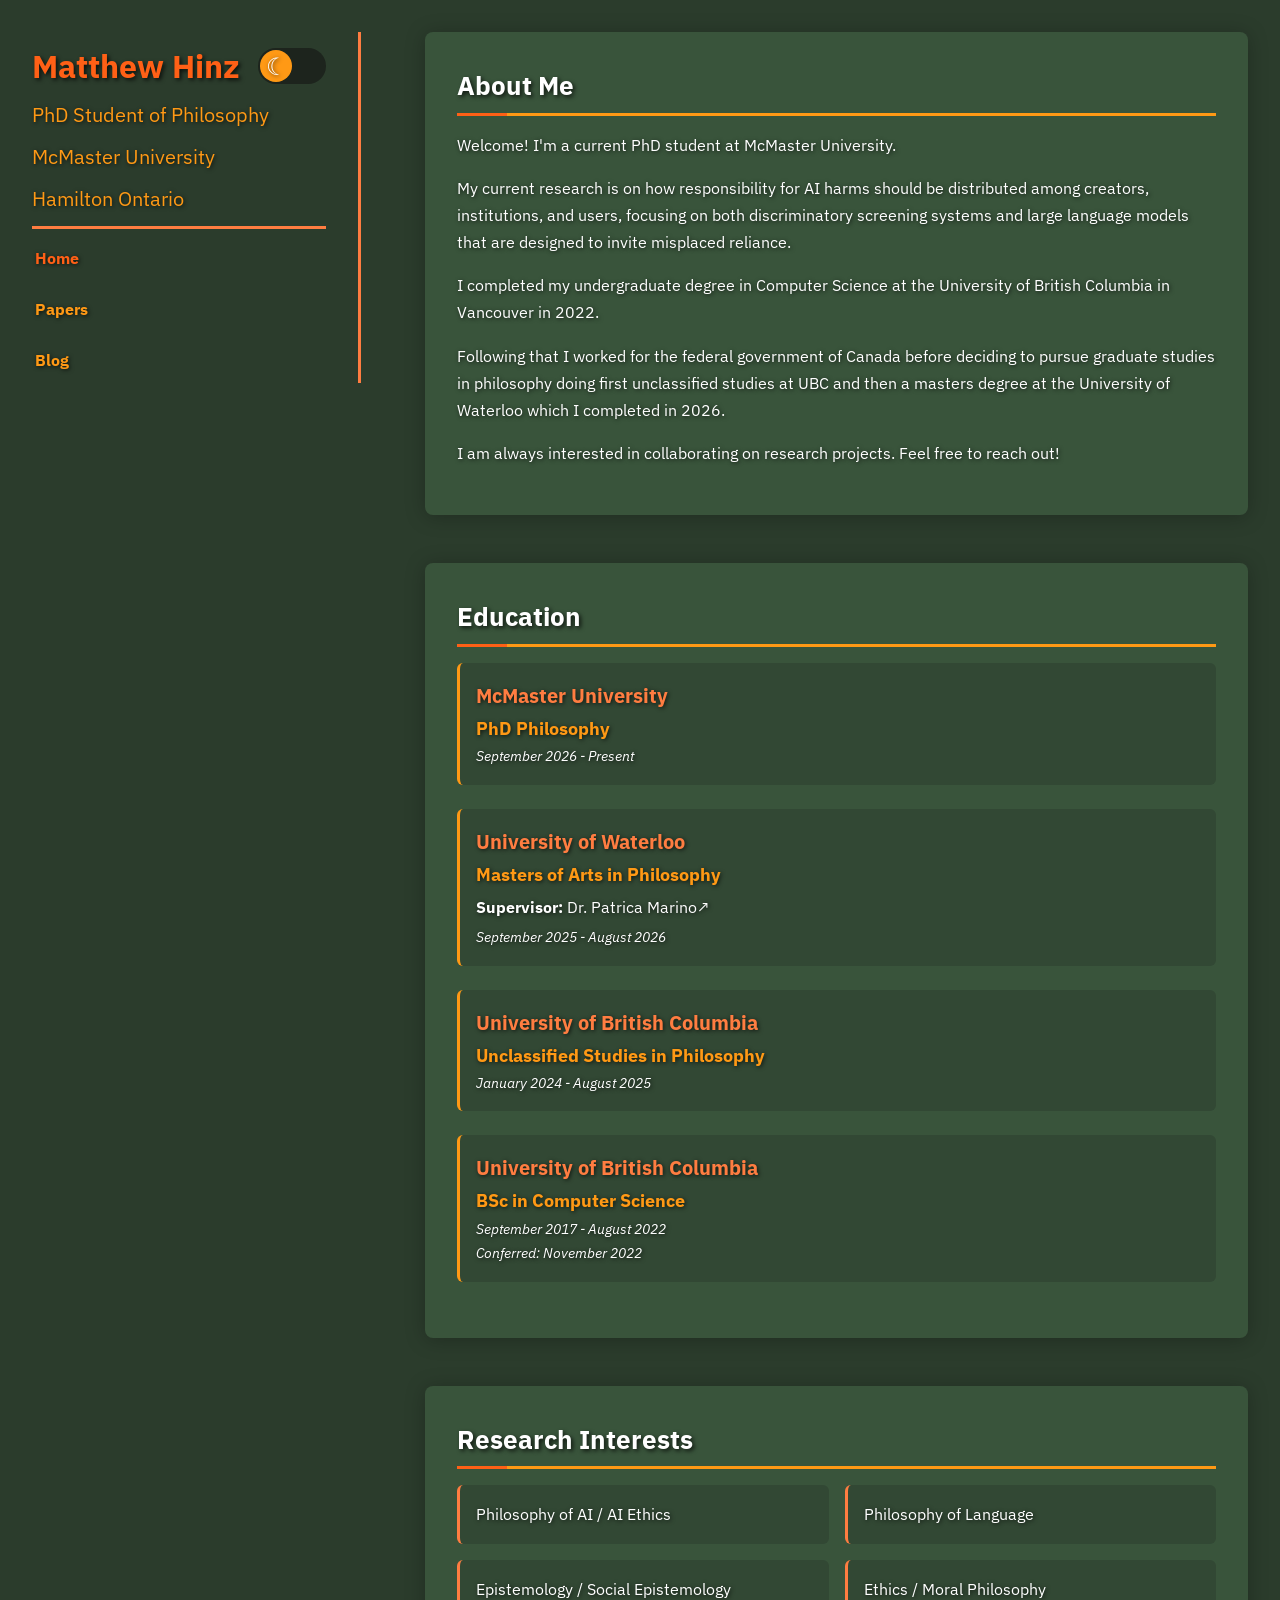
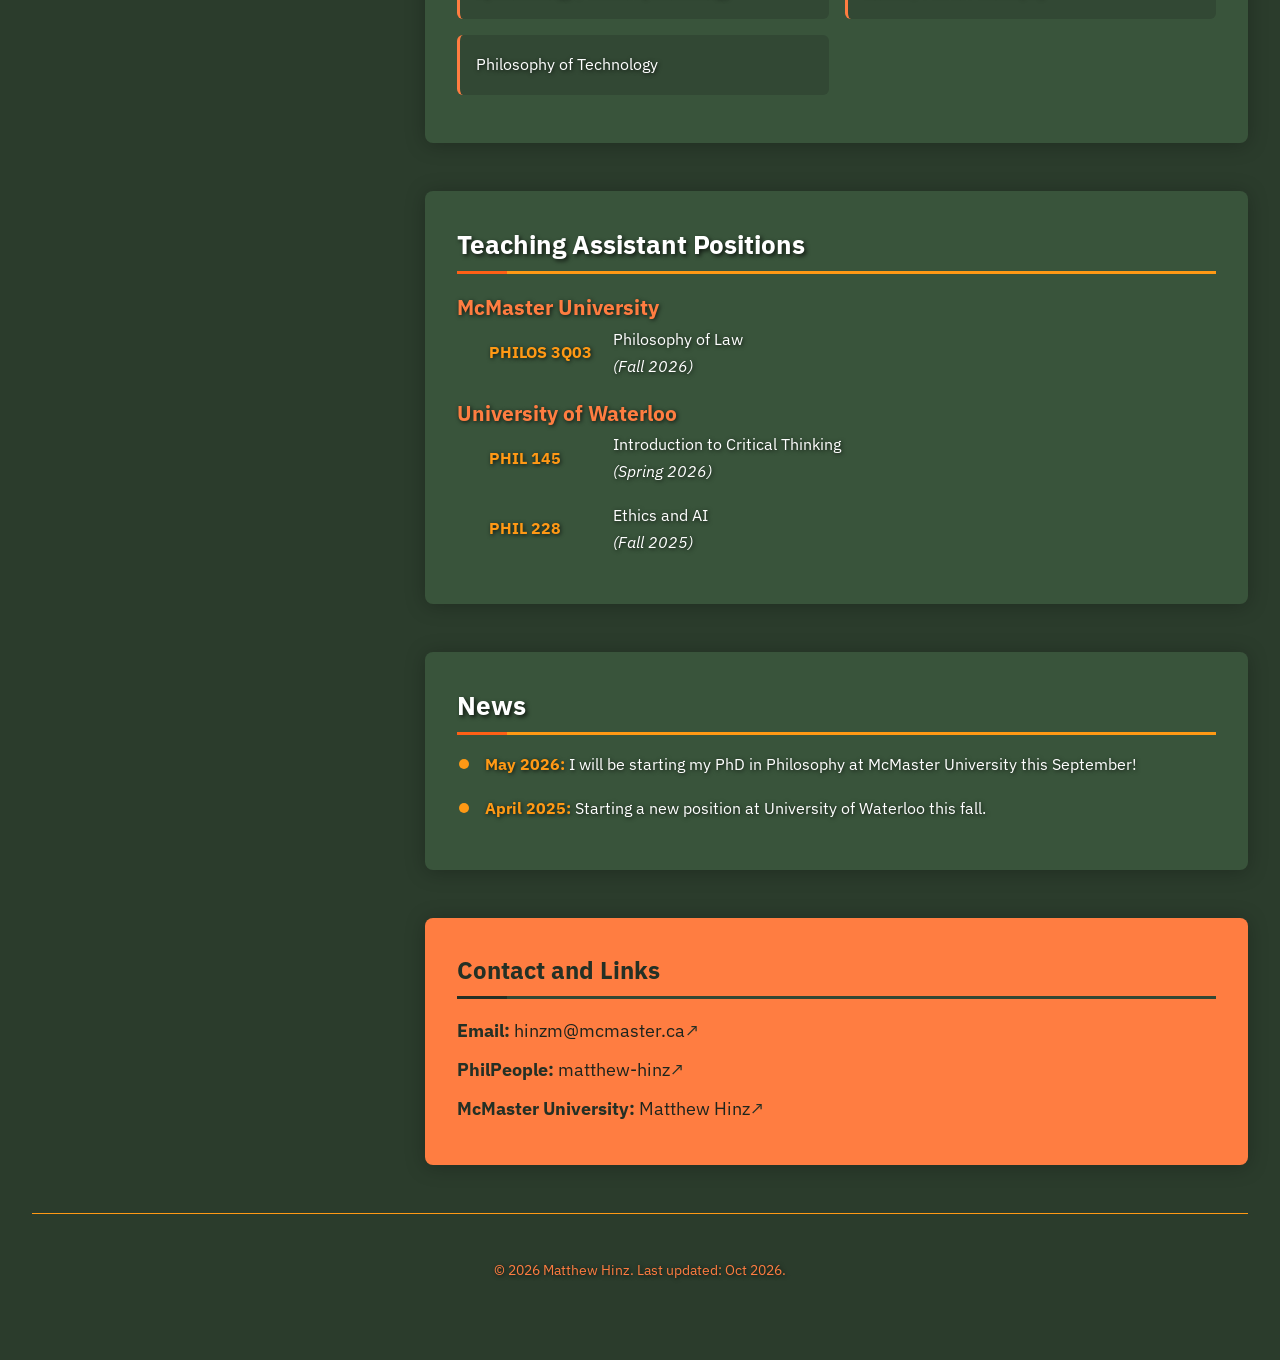
<file: index.html>
<!DOCTYPE html>
<html lang="en">
<head>
	<meta charset="UTF-8">
	<meta name="viewport" content="width=device-width, initial-scale=1.0">
	<title>Home | Matthew Hinz</title>

	<link rel="stylesheet" href="CSS/style.css">

	<link href="https://fonts.googleapis.com/css2?family=IBM+Plex+Sans:wght@400;500;600&display=swap" rel="stylesheet">
</head>
<body>
	<div class="container">
		<aside class="sidebar">
			<header class="sidebar-header">
				<h1>Matthew Hinz</h1>
				<label class="theme-switch">
					<input type="checkbox" id="theme-toggle">
					<span class="slider"></span>
				</label>
			</header>
			<div class="header-text">
				<p class="affiliation">PhD Student of Philosophy</p>
				<p class="affiliation">McMaster University</p>
				<p class="affiliation">Hamilton Ontario</p>
			</div>
			<nav>
				<a href="index.html">Home</a>
				<a href="papers.html">Papers</a>
				<a href="blog.html">Blog</a>
			</nav>
		</aside>

		<main class="main-content">
			<section id="text-section">
				<h3>About Me</h3>
				<p>Welcome! I'm a current PhD student at McMaster University.</p>
				<p>My current research is on how responsibility for AI harms should be distributed among creators, institutions, and users, focusing on both discriminatory screening systems and large language models that are designed to invite misplaced reliance.</p>
				<p>I completed my undergraduate degree in Computer Science at the University of British Columbia in Vancouver in 2022.</p>
				<p>Following that I worked for the federal government of Canada before deciding to pursue graduate studies in philosophy doing first unclassified studies at UBC and then a masters degree at the University of Waterloo which I completed in 2026.</p>
				<p>I am always interested in collaborating on research projects. Feel free to reach out!</p>
			</section>

			<section id="degrees">
				<h3>Education</h3>

				<div class="sub-box-section">
					<div class="title">McMaster University</div>
					<div class="sub-title"><strong>PhD Philosophy</strong></div>
					<div class="venue">September 2026 - Present</div>
				</div>
				
				<div class="sub-box-section">
					<div class="title">University of Waterloo</div>
					<div class="sub-title"><strong>Masters of Arts in Philosophy</strong></div>
					<div class="text"><strong>Supervisor:</strong> <a href="https://uwaterloo.ca/philosophy/profiles/patricia-marino" target="_blank" >Dr. Patrica Marino</a>↗</div>
					<div class="venue">September 2025 - August 2026</div>
				</div>
				
				<div class="sub-box-section">
					<div class="title">University of British Columbia</div>
					<div class="sub-title"><strong>Unclassified Studies in Philosophy</strong></div>
					<div class="venue">January 2024 - August 2025</div>
				</div>
				
				<div class="sub-box-section">
					<div class="title">University of British Columbia</div>
					<div class="sub-title"><strong>BSc in Computer Science</strong></div>
					<div class="venue">September 2017 - August 2022</div>
					<div class="venue">Conferred: November 2022</div>
				</div>
			</section>


			<section id="small-box-section">
				<h3>Research Interests</h3>
				<ul>
					<li>Philosophy of AI / AI Ethics</li>
					<li>Philosophy of Language</li>
					<li>Epistemology / Social Epistemology</li>
					<li>Ethics / Moral Philosophy</li>
					<li>Philosophy of Technology</li>
				</ul>
			</section>

			<!-- <section id="publications">
				<h3>Publications</h3>
				
				<div class="sub-box-section">
					<div class="title">Your First Paper Title</div>
					<div class="text"><strong>Your Name</strong>, Co-Author, Another Author</div>
					<div class="venue">Conference / Journal Name, 2024</div>
				</div>
			</section> -->
			
			<section id="two-column-section">
				<h3>Teaching Assistant Positions</h3>
				<h4>
					McMaster University
				</h4>
				<ul>
					<li><strong>PHILOS <wbr>3Q03</strong><span>Philosophy of Law<br><i>(Fall 2026)</span></i></li>
				</ul>
				<h4>
					University of Waterloo
				</h4>
				<ul>
					<li><strong>PHIL <wbr>145</strong><span>Introduction to Critical Thinking<br><i>(Spring 2026)</span></i></li>
					<li><strong>PHIL <wbr>228</strong><span>Ethics and AI<br><i>(Fall 2025)</i></span></li>
				</ul>
			</section>
			
			<!-- <section id="Conferences">
				<h3>Conferences</h3>
				<div class="sub-box-section">
					<div class="title">Querying Omniscience: LLMs and the Pathology of Ideal Reasoners</div>
					<div class="sub-title"><a href="https://5wocolor.com/" target="_blank" >World Congress on Logic and Religion</a>↗</div>
					<div class="text">Large Language Models are philosophically useful not as approximations of omniscience, but as reductios of it; they show that universal answerability is not yet knowledge, and therefore that neither logical nor theological models of omniscience can be adequately understood as mere answer-totality.</div>
					<div class="venue">(Upcoming) September 23<sup>rd</sup> - 27<sup>th</sup>, 2026</div>
				</div>
			</section> -->

			<section id="point-list">
				<h3>News</h3>
				<ul>
					<li><strong>May 2026:</strong> I will be starting my PhD in Philosophy at McMaster University this September!</li>
					<li><strong>April 2025:</strong> Starting a new position at University of Waterloo this fall.</li>
				</ul>
			</section>

			<section id="emphasis-section">
				<h3>Contact and Links</h3>
				<p><strong>Email:</strong> <a href="mailto:m2hinz@uwaterloo.ca" target="_blank" >hinzm<wbr>@mcmaster.ca</a>↗</p>
				<p><strong>PhilPeople:</strong> <a href="https://philpeople.org/profiles/matthew-hinz" target="_blank" >matthew-hinz</a>↗</p>
				<p><strong>McMaster University:</strong> <a href="https://philos.humanities.mcmaster.ca/our-community/current-and-former-graduate-students/" target="_blank" >Matthew Hinz</a>↗</p>
			</section>
		</main>

		<footer>
			<p>&copy; 2026 Matthew Hinz. Last updated: Oct 2026.</p>
		</footer>
	</div>

	<script src="script.js"></script>
</body>
</html>

<!-- 
List of things to change: 
	space for a photo of me in the sidebar
	link to CV
-->
</file>
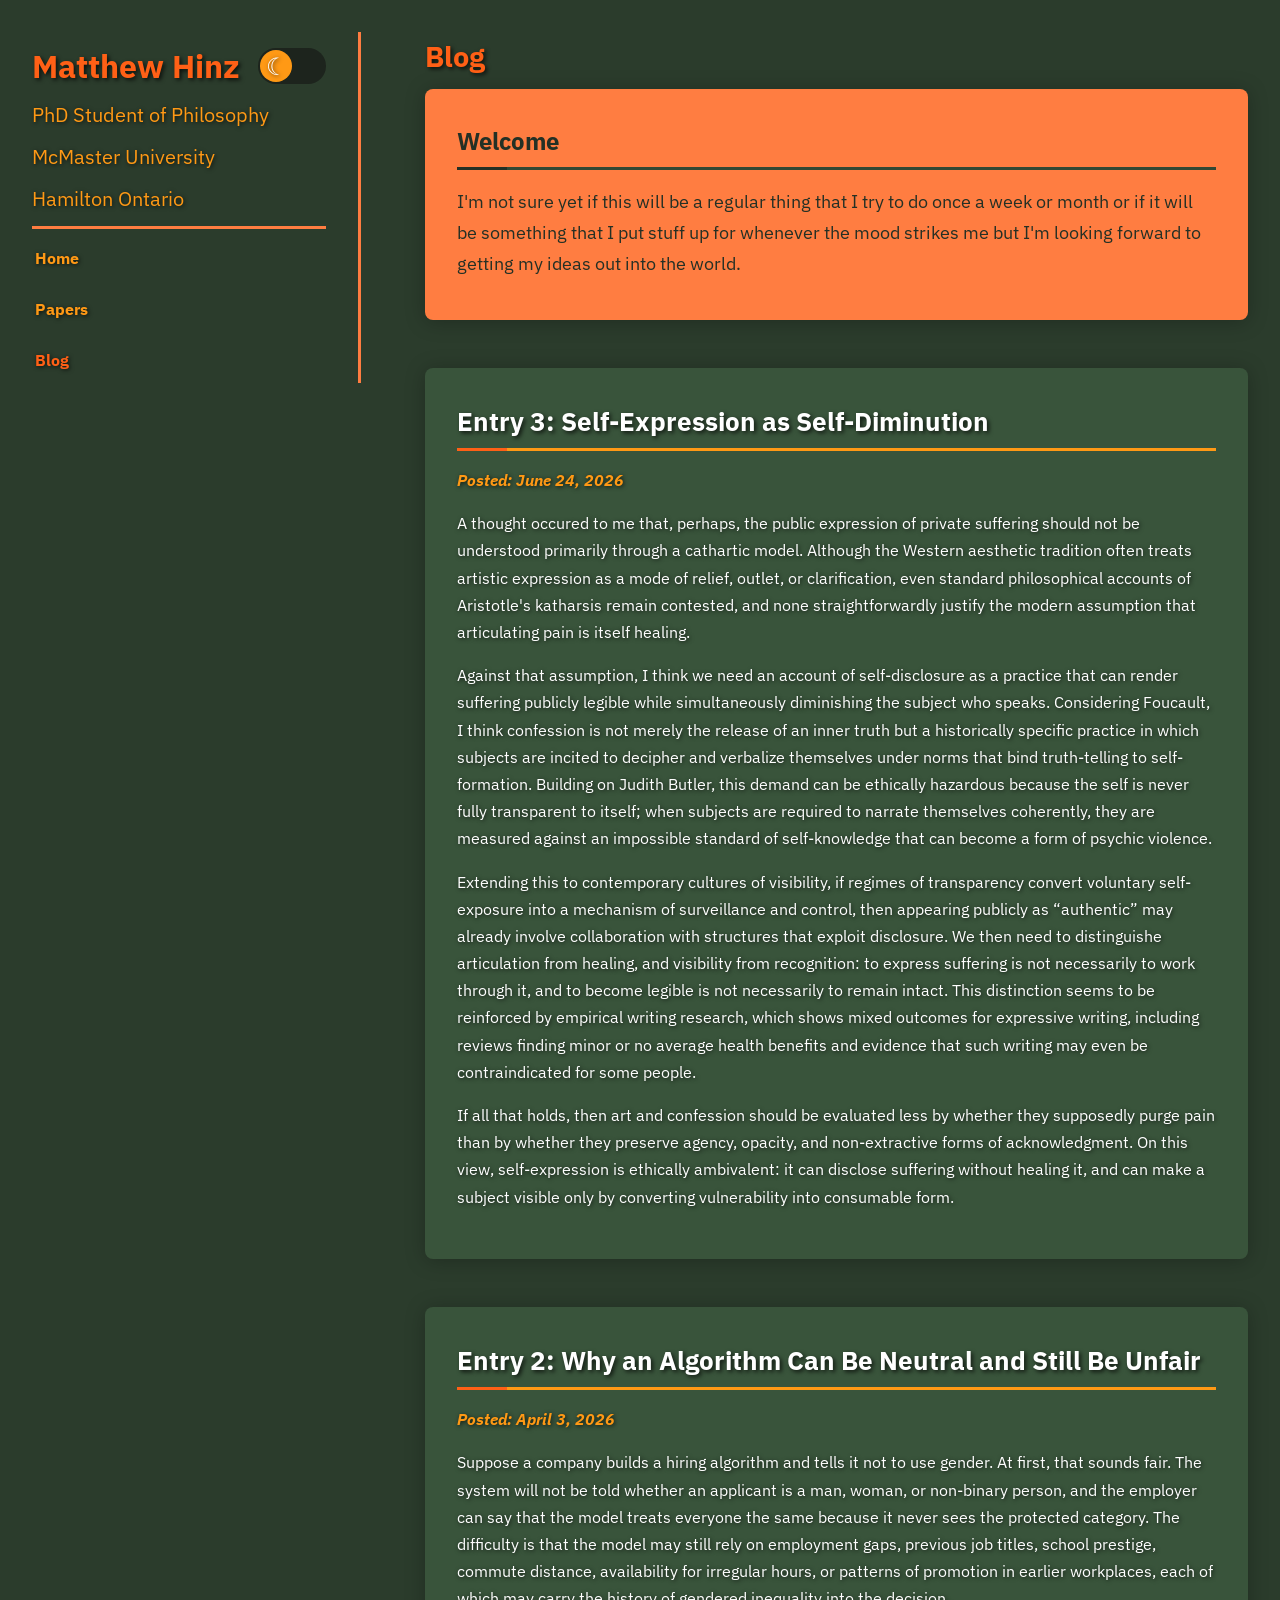
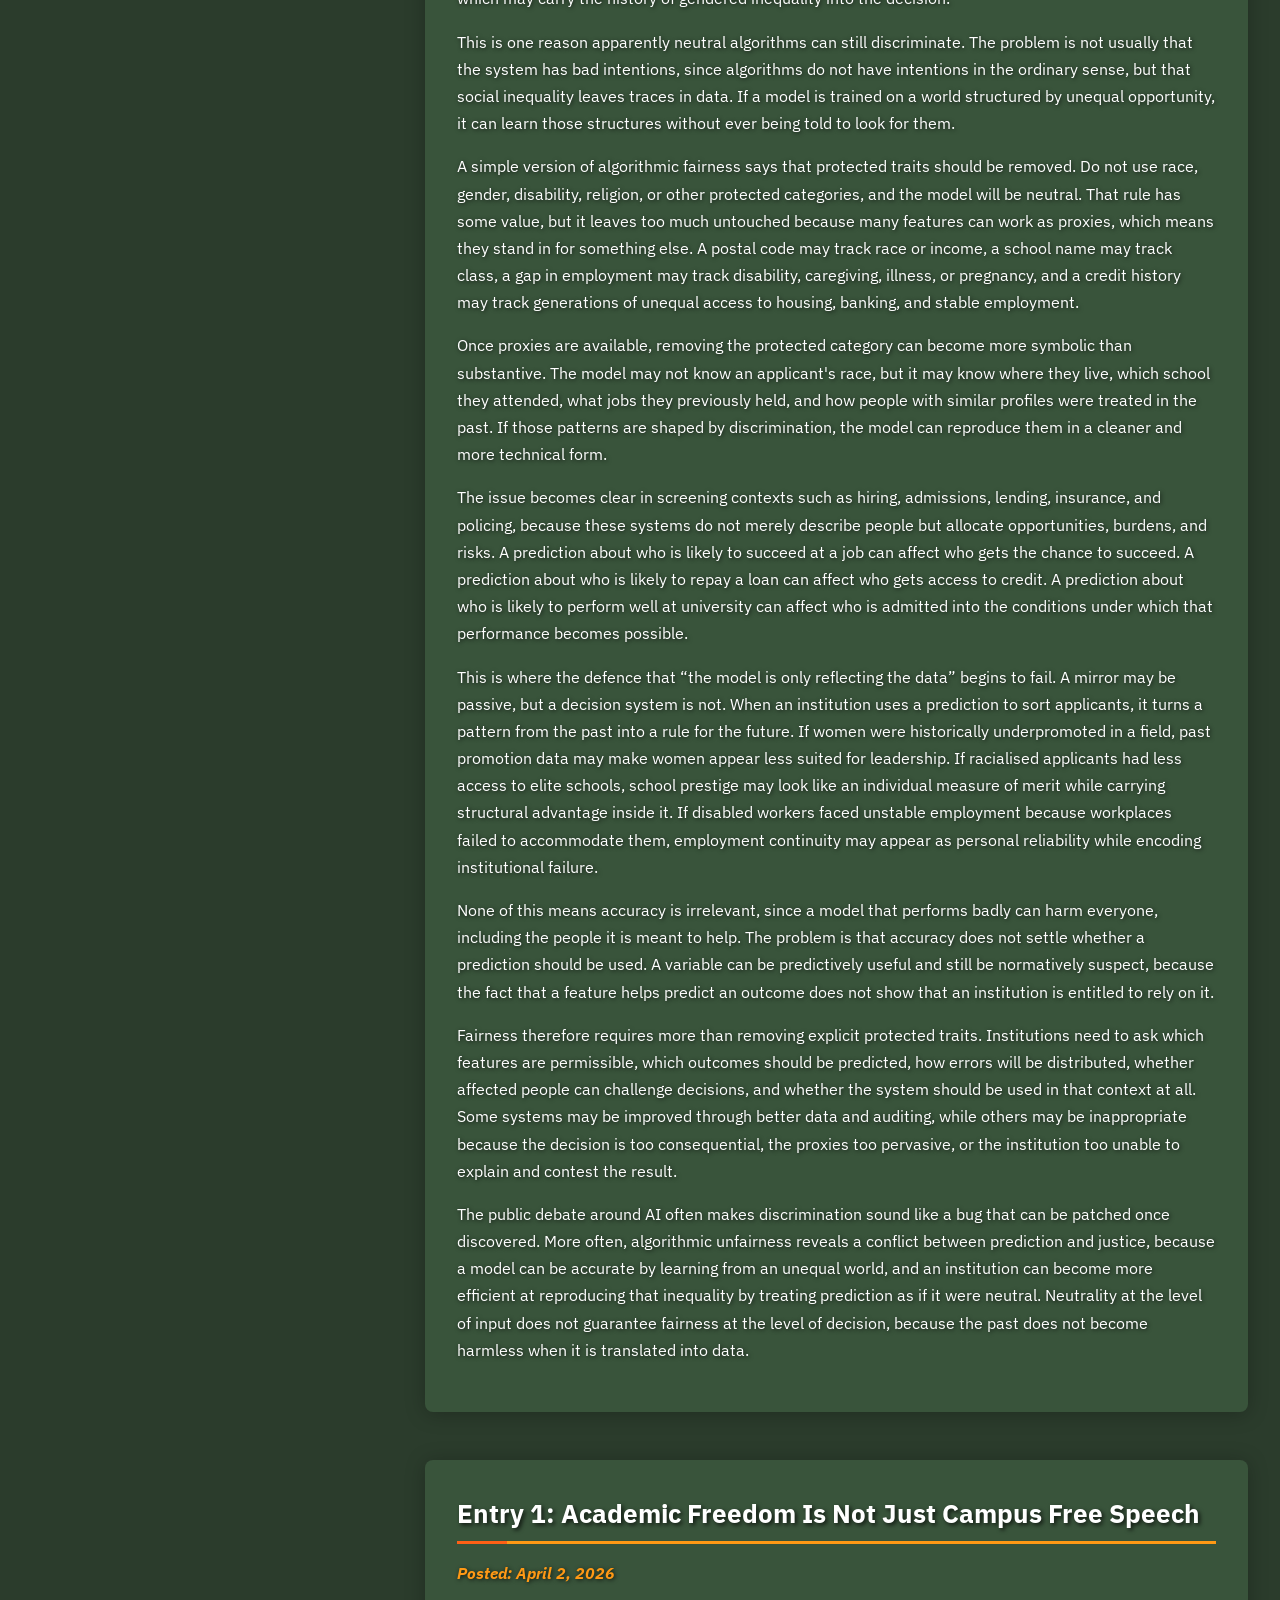
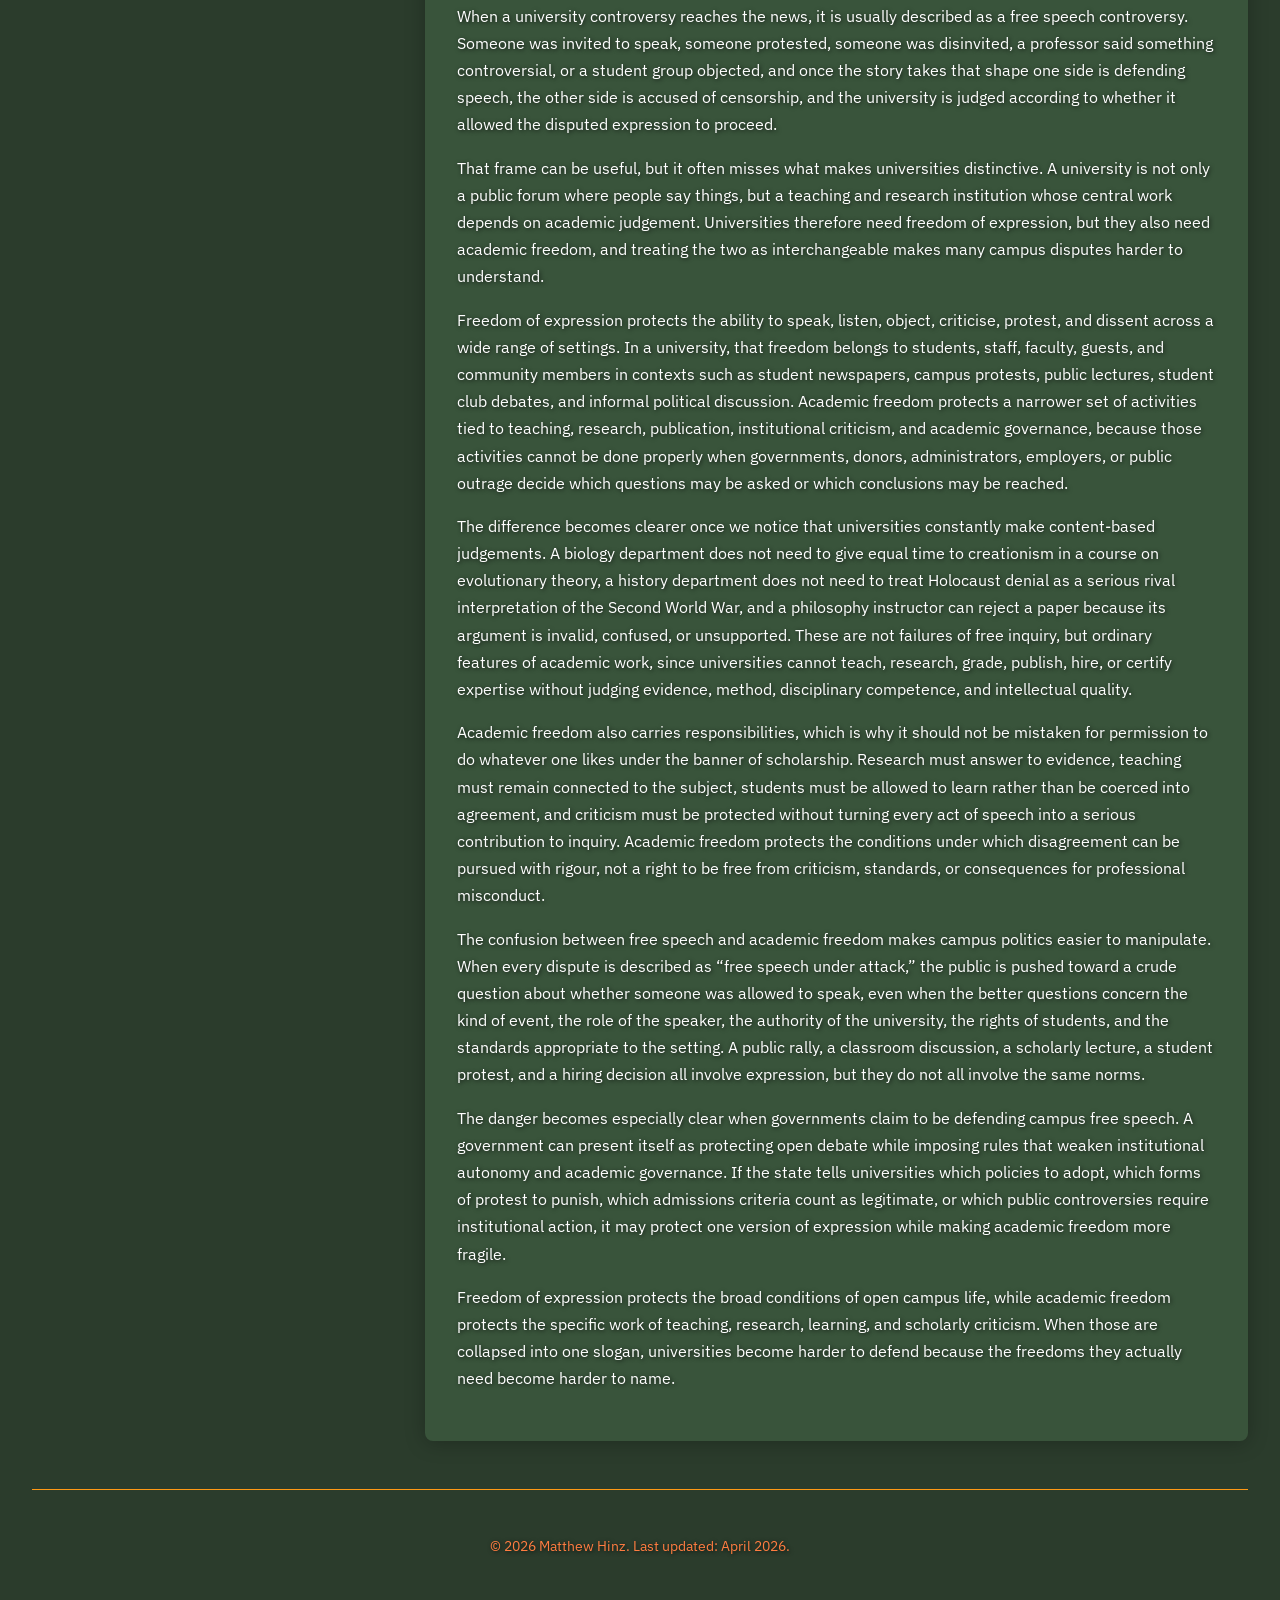
<file: blog.html>
<!DOCTYPE html>
<html lang="en">
<head>
	<meta charset="UTF-8">
	<meta name="viewport" content="width=device-width, initial-scale=1.0">
	<title>Home | Matthew Hinz</title>

	<link rel="stylesheet" href="CSS/style.css">

	<link href="https://fonts.googleapis.com/css2?family=IBM+Plex+Sans:wght@400;500;600&display=swap" rel="stylesheet">
</head>
<body>
	<div class="container">
		<aside class="sidebar">
			<header class="sidebar-header">
				<h1>Matthew Hinz</h1>
				<label class="theme-switch">
					<input type="checkbox" id="theme-toggle">
					<span class="slider"></span>
				</label>
			</header>
			<div class="header-text">
				<p class="affiliation">PhD Student of Philosophy</p>
				<p class="affiliation">McMaster University</p>
				<p class="affiliation">Hamilton Ontario</p>
			</div>
			<nav>
				<a href="index.html">Home</a>
				<a href="papers.html">Papers</a>
				<a href="blog.html">Blog</a>
			</nav>
		</aside>

		<main class="main-content">
			<h2 class="page-title">Blog</h2>

			<section id="emphasis-section">
				<h3>Welcome</h3>
				<p>I'm not sure yet if this will be a regular thing that I try to do once a week or month or if it will be something that I put stuff up for whenever the mood strikes me but I'm looking forward to getting my ideas out into the world.</p>
			</section>

			<!-- <section id="text-section">
				<h3>[Paper Title]</h3>
				
				<div class="authors">
					<strong class="main">Matthew Hinz, </strong>
					Co-Author, 
					Another Author
				</div>
				<div class="status">Posted: [date]</div>
				<div class="text">
					<p>[Blog Post]</p>
					<p></p>
					<p></p>
					<p></p>
				</div>
			</section> -->
			
			<section id="text-section">
				<h3>Entry 3: Self-Expression as Self-Diminution</h3>

				<div class="text-section">
					<div class="status">Posted: June 24, 2026</div>
					<div class="text">
						<p>A thought occured to me that, perhaps, the public expression of private suffering should not be understood primarily through a cathartic model. Although the Western aesthetic tradition often treats artistic expression as a mode of relief, outlet, or clarification, even standard philosophical accounts of Aristotle's katharsis remain contested, and none straightforwardly justify the modern assumption that articulating pain is itself healing.</p>
						<p>Against that assumption, I think we need an account of self-disclosure as a practice that can render suffering publicly legible while simultaneously diminishing the subject who speaks. Considering Foucault, I think confession is not merely the release of an inner truth but a historically specific practice in which subjects are incited to decipher and verbalize themselves under norms that bind truth-telling to self-formation. Building on Judith Butler, this demand can be ethically hazardous because the self is never fully transparent to itself; when subjects are required to narrate themselves coherently, they are measured against an impossible standard of self-knowledge that can become a form of psychic violence.</p>
						<p>Extending this to contemporary cultures of visibility, if regimes of transparency convert voluntary self-exposure into a mechanism of surveillance and control, then appearing publicly as “authentic” may already involve collaboration with structures that exploit disclosure. We then need to distinguishe articulation from healing, and visibility from recognition: to express suffering is not necessarily to work through it, and to become legible is not necessarily to remain intact. This distinction seems to be reinforced by empirical writing research, which shows mixed outcomes for expressive writing, including reviews finding minor or no average health benefits and evidence that such writing may even be contraindicated for some people.</p>
						<p>If all that holds, then art and confession should be evaluated less by whether they supposedly purge pain than by whether they preserve agency, opacity, and non-extractive forms of acknowledgment. On this view, self-expression is ethically ambivalent: it can disclose suffering without healing it, and can make a subject visible only by converting vulnerability into consumable form.</p>
					</div>
				</div>
			</section>

			<section id="text-section">
				<h3>Entry 2: Why an Algorithm Can Be Neutral and Still Be Unfair</h3>

				<div class="text-section">
					<div class="status">Posted: April 3, 2026</div>
					<div class="text">
						<p>Suppose a company builds a hiring algorithm and tells it not to use gender. At first, that sounds fair. The system will not be told whether an applicant is a man, woman, or non-binary person, and the employer can say that the model treats everyone the same because it never sees the protected category. The difficulty is that the model may still rely on employment gaps, previous job titles, school prestige, commute distance, availability for irregular hours, or patterns of promotion in earlier workplaces, each of which may carry the history of gendered inequality into the decision.</p>
						<p>This is one reason apparently neutral algorithms can still discriminate. The problem is not usually that the system has bad intentions, since algorithms do not have intentions in the ordinary sense, but that social inequality leaves traces in data. If a model is trained on a world structured by unequal opportunity, it can learn those structures without ever being told to look for them.</p>
						<p>A simple version of algorithmic fairness says that protected traits should be removed. Do not use race, gender, disability, religion, or other protected categories, and the model will be neutral. That rule has some value, but it leaves too much untouched because many features can work as proxies, which means they stand in for something else. A postal code may track race or income, a school name may track class, a gap in employment may track disability, caregiving, illness, or pregnancy, and a credit history may track generations of unequal access to housing, banking, and stable employment.</p>
						<p>Once proxies are available, removing the protected category can become more symbolic than substantive. The model may not know an applicant's race, but it may know where they live, which school they attended, what jobs they previously held, and how people with similar profiles were treated in the past. If those patterns are shaped by discrimination, the model can reproduce them in a cleaner and more technical form.</p>
						<p>The issue becomes clear in screening contexts such as hiring, admissions, lending, insurance, and policing, because these systems do not merely describe people but allocate opportunities, burdens, and risks. A prediction about who is likely to succeed at a job can affect who gets the chance to succeed. A prediction about who is likely to repay a loan can affect who gets access to credit. A prediction about who is likely to perform well at university can affect who is admitted into the conditions under which that performance becomes possible.</p>
						<p>This is where the defence that “the model is only reflecting the data” begins to fail. A mirror may be passive, but a decision system is not. When an institution uses a prediction to sort applicants, it turns a pattern from the past into a rule for the future. If women were historically underpromoted in a field, past promotion data may make women appear less suited for leadership. If racialised applicants had less access to elite schools, school prestige may look like an individual measure of merit while carrying structural advantage inside it. If disabled workers faced unstable employment because workplaces failed to accommodate them, employment continuity may appear as personal reliability while encoding institutional failure.</p>
						<p>None of this means accuracy is irrelevant, since a model that performs badly can harm everyone, including the people it is meant to help. The problem is that accuracy does not settle whether a prediction should be used. A variable can be predictively useful and still be normatively suspect, because the fact that a feature helps predict an outcome does not show that an institution is entitled to rely on it.</p>
						<p>Fairness therefore requires more than removing explicit protected traits. Institutions need to ask which features are permissible, which outcomes should be predicted, how errors will be distributed, whether affected people can challenge decisions, and whether the system should be used in that context at all. Some systems may be improved through better data and auditing, while others may be inappropriate because the decision is too consequential, the proxies too pervasive, or the institution too unable to explain and contest the result.</p>
						<p>The public debate around AI often makes discrimination sound like a bug that can be patched once discovered. More often, algorithmic unfairness reveals a conflict between prediction and justice, because a model can be accurate by learning from an unequal world, and an institution can become more efficient at reproducing that inequality by treating prediction as if it were neutral. Neutrality at the level of input does not guarantee fairness at the level of decision, because the past does not become harmless when it is translated into data.</p>
					</div>
				</div>
			</section>

			<section id="text-section">
				<h3>Entry 1: Academic Freedom Is Not Just Campus Free Speech</h3>
				<div class="status">Posted: April 2, 2026</div>
				<div class="text">
					<p>When a university controversy reaches the news, it is usually described as a free speech controversy. Someone was invited to speak, someone protested, someone was disinvited, a professor said something controversial, or a student group objected, and once the story takes that shape one side is defending speech, the other side is accused of censorship, and the university is judged according to whether it allowed the disputed expression to proceed.</p>
					<p>That frame can be useful, but it often misses what makes universities distinctive. A university is not only a public forum where people say things, but a teaching and research institution whose central work depends on academic judgement. Universities therefore need freedom of expression, but they also need academic freedom, and treating the two as interchangeable makes many campus disputes harder to understand.</p>
					<p>Freedom of expression protects the ability to speak, listen, object, criticise, protest, and dissent across a wide range of settings. In a university, that freedom belongs to students, staff, faculty, guests, and community members in contexts such as student newspapers, campus protests, public lectures, student club debates, and informal political discussion. Academic freedom protects a narrower set of activities tied to teaching, research, publication, institutional criticism, and academic governance, because those activities cannot be done properly when governments, donors, administrators, employers, or public outrage decide which questions may be asked or which conclusions may be reached.</p>
					<p>The difference becomes clearer once we notice that universities constantly make content-based judgements. A biology department does not need to give equal time to creationism in a course on evolutionary theory, a history department does not need to treat Holocaust denial as a serious rival interpretation of the Second World War, and a philosophy instructor can reject a paper because its argument is invalid, confused, or unsupported. These are not failures of free inquiry, but ordinary features of academic work, since universities cannot teach, research, grade, publish, hire, or certify expertise without judging evidence, method, disciplinary competence, and intellectual quality.</p>
					<p>Academic freedom also carries responsibilities, which is why it should not be mistaken for permission to do whatever one likes under the banner of scholarship. Research must answer to evidence, teaching must remain connected to the subject, students must be allowed to learn rather than be coerced into agreement, and criticism must be protected without turning every act of speech into a serious contribution to inquiry. Academic freedom protects the conditions under which disagreement can be pursued with rigour, not a right to be free from criticism, standards, or consequences for professional misconduct.</p>
					<p>The confusion between free speech and academic freedom makes campus politics easier to manipulate. When every dispute is described as “free speech under attack,” the public is pushed toward a crude question about whether someone was allowed to speak, even when the better questions concern the kind of event, the role of the speaker, the authority of the university, the rights of students, and the standards appropriate to the setting. A public rally, a classroom discussion, a scholarly lecture, a student protest, and a hiring decision all involve expression, but they do not all involve the same norms.</p>
					<p>The danger becomes especially clear when governments claim to be defending campus free speech. A government can present itself as protecting open debate while imposing rules that weaken institutional autonomy and academic governance. If the state tells universities which policies to adopt, which forms of protest to punish, which admissions criteria count as legitimate, or which public controversies require institutional action, it may protect one version of expression while making academic freedom more fragile.</p>
					<p>Freedom of expression protects the broad conditions of open campus life, while academic freedom protects the specific work of teaching, research, learning, and scholarly criticism. When those are collapsed into one slogan, universities become harder to defend because the freedoms they actually need become harder to name.</p>
				</div>
			</section>
		</main>

		<footer>
			<p>&copy; 2026 Matthew Hinz. Last updated: April 2026.</p>
		</footer>
	</div>

	<script src="script.js"></script>
</body>
</html>
</file>
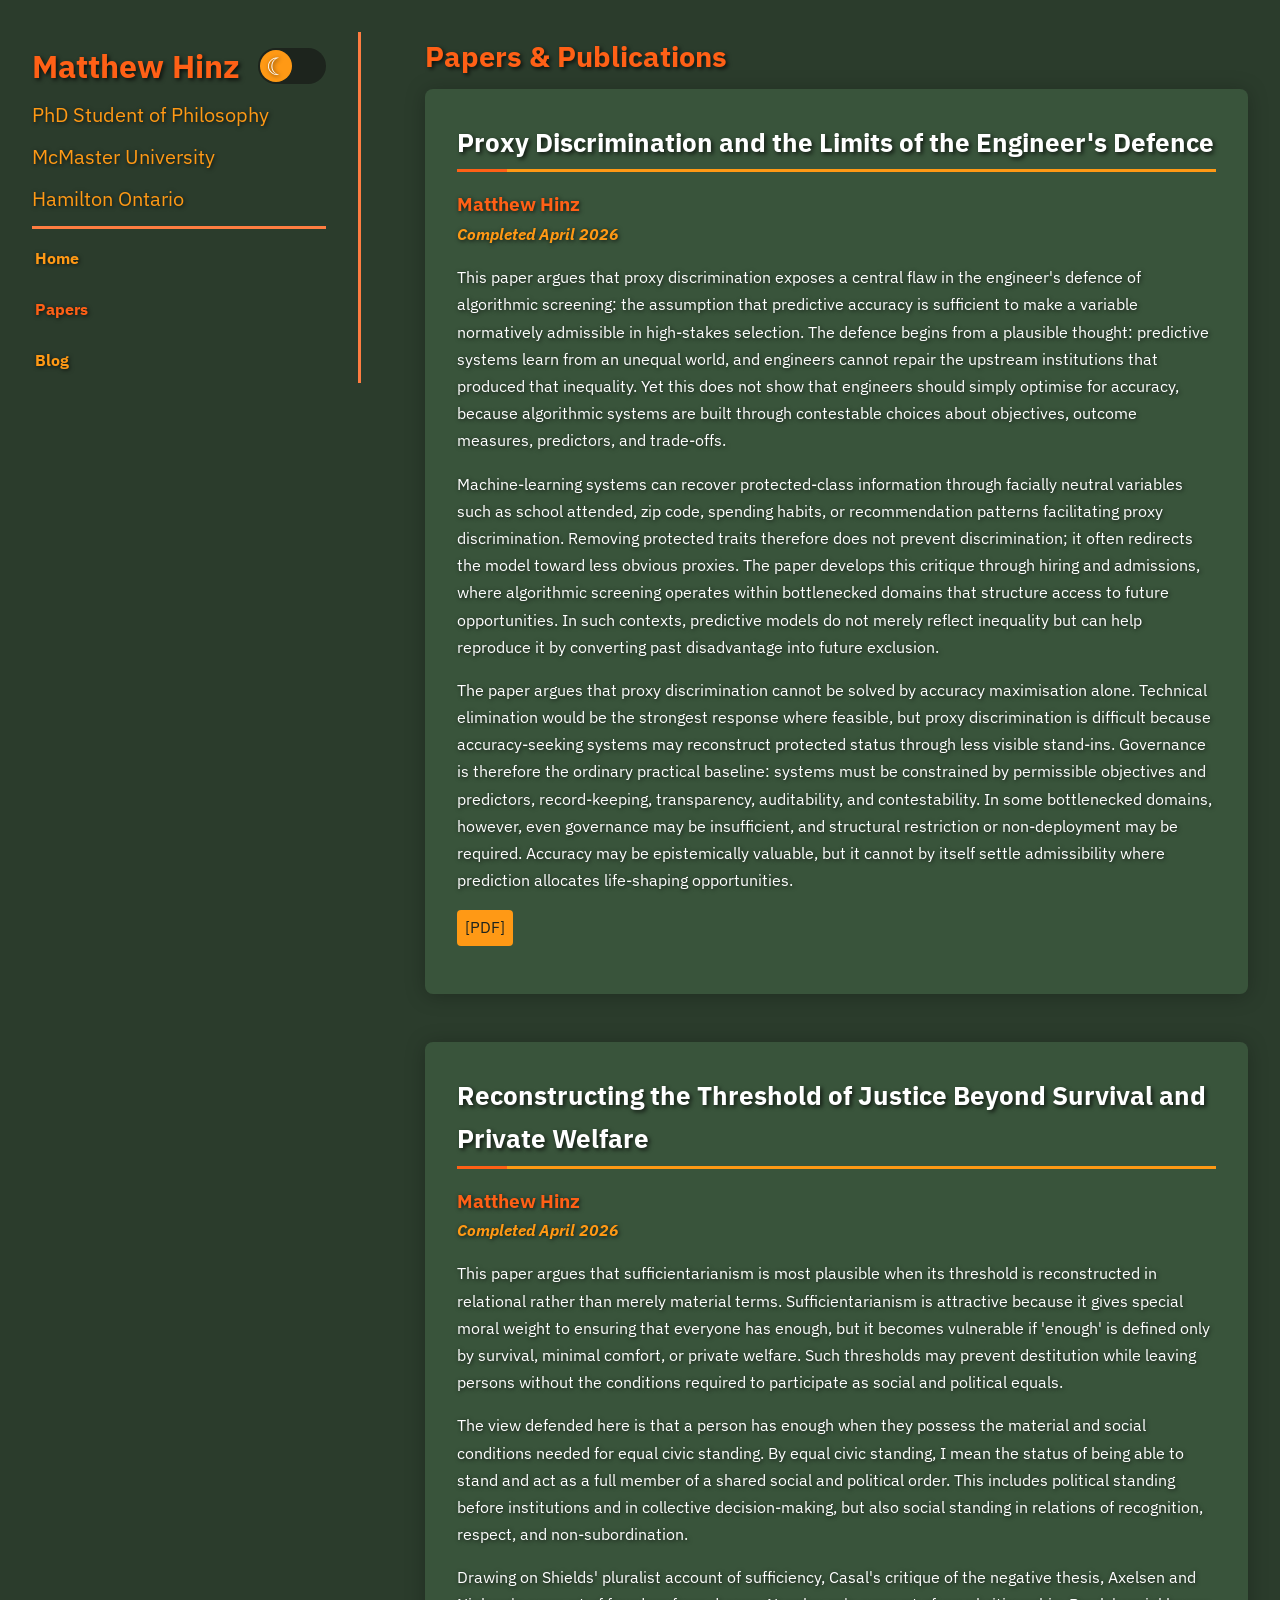
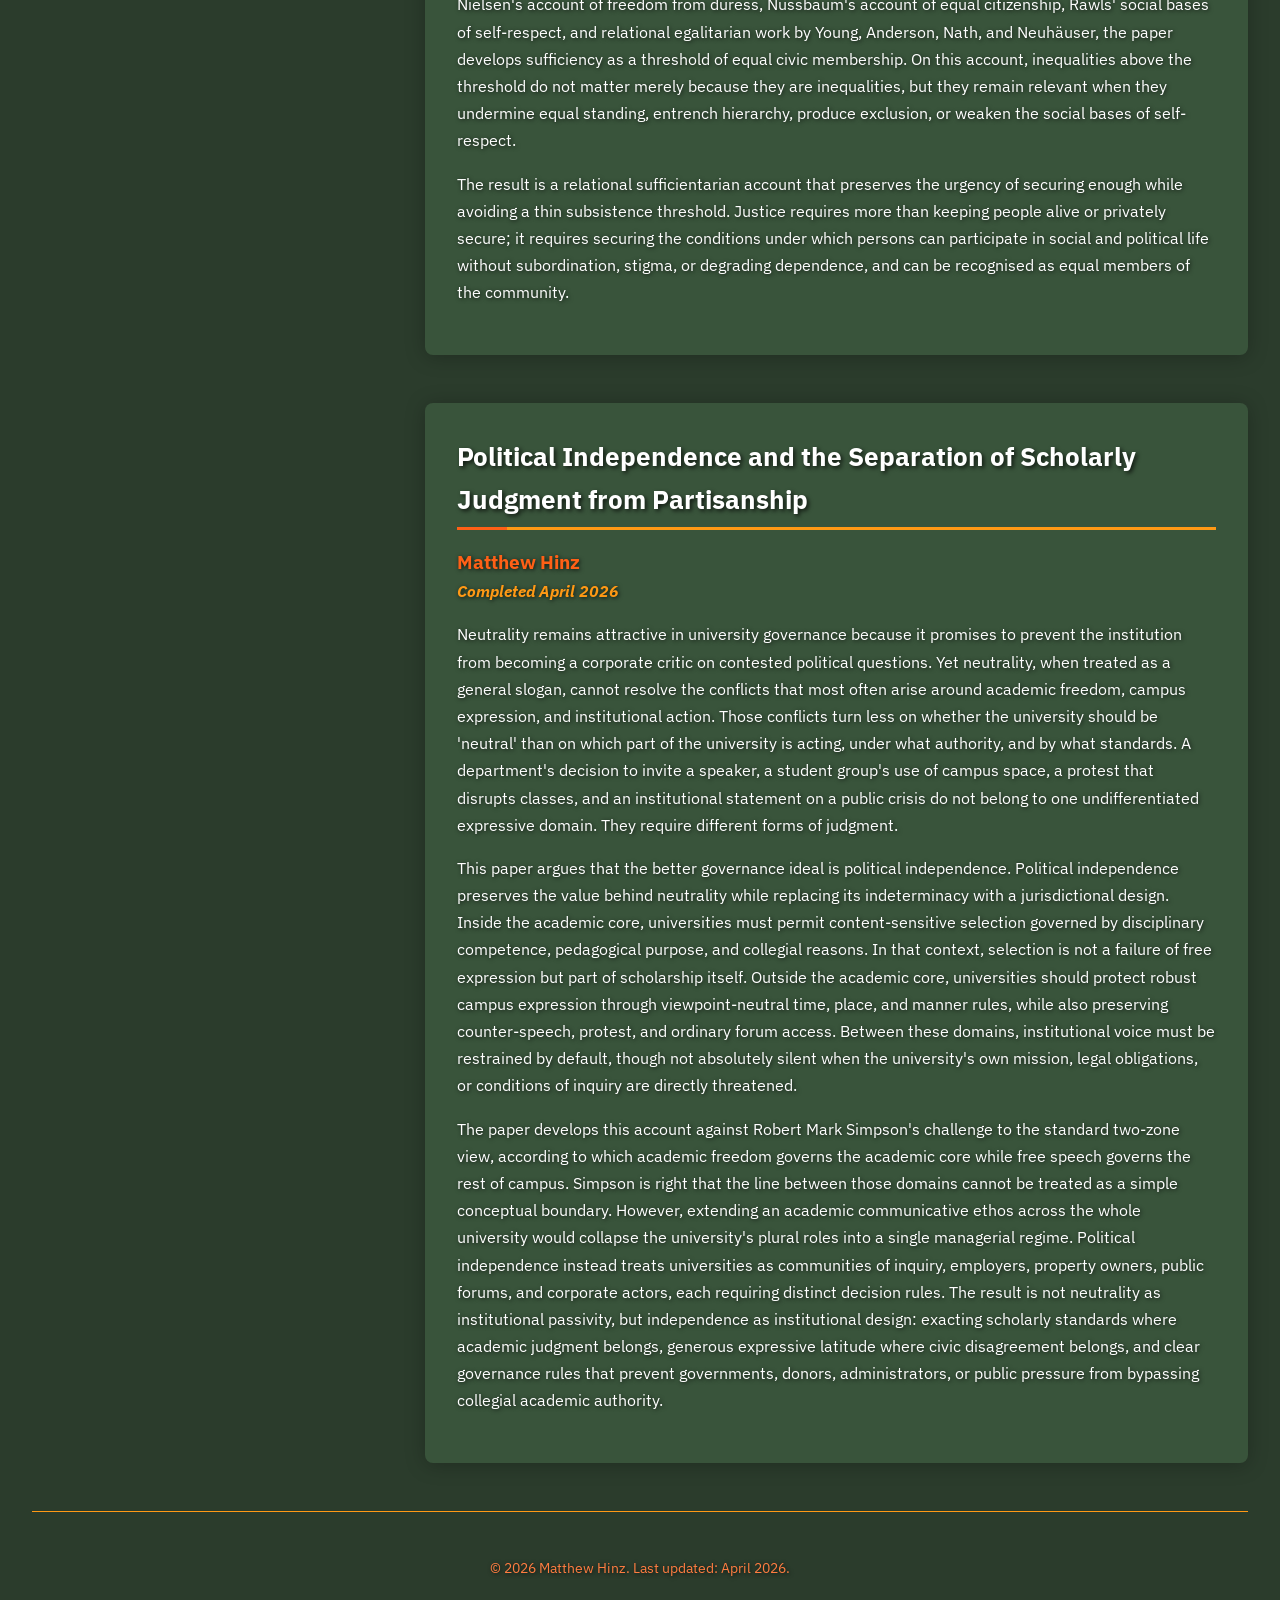
<file: papers.html>
<!DOCTYPE html>
<html lang="en">
<head>
	<meta charset="UTF-8">
	<meta name="viewport" content="width=device-width, initial-scale=1.0">
	<title>Papers | Matthew Hinz</title>

	<link rel="stylesheet" href="CSS/style.css">

	<link href="https://fonts.googleapis.com/css2?family=IBM+Plex+Sans:wght@400;500;600&display=swap" rel="stylesheet">
</head>
<body>
	<div class="container">
		<aside class="sidebar">
			<header class="sidebar-header">
				<h1>Matthew Hinz</h1>
				<label class="theme-switch">
					<input type="checkbox" id="theme-toggle">
					<span class="slider"></span>
				</label>
			</header>
			<div class="header-text">
				<p class="affiliation">PhD Student of Philosophy</p>
				<p class="affiliation">McMaster University</p>
				<p class="affiliation">Hamilton Ontario</p>
			</div>
			<nav>
				<a href="index.html">Home</a>
				<a href="papers.html">Papers</a>
				<a href="blog.html">Blog</a>
			</nav>
		</aside>
		
		<main class="main-content">
			<h2>Papers & Publications</h2>

			<!-- <section id="text-section">
				<h3>[Paper Title]</h3>
				
				<div class="authors">
					<strong class="main">Matthew Hinz, </strong>
					Co-Author, 
					Another Author
				</div>
				<div class="status">[Status]</div>
				<div class="text">
					<p>[Add your paper abstract here.]</p>
					<p></p>
					<p></p>
					<p></p>
				</div>
				<div class="paper-links">
					<a href="#">[PDF]</a>
					<a href="#" class="secondary">[Slides]</a>
				</div>
			</section>-->
			
			<section id="text-section">
				<h3>Proxy Discrimination and the Limits of the Engineer's Defence</h3>

				<div class="authors">
					<strong class="main">Matthew Hinz</strong>
				</div>
				<div class="status">Completed April 2026</div>
				<div class="text">
					<p>This paper argues that proxy discrimination exposes a central flaw in the engineer's defence of algorithmic screening: the assumption that predictive accuracy is sufficient to make a variable normatively admissible in high-stakes selection. The defence begins from a plausible thought: predictive systems learn from an unequal world, and engineers cannot repair the upstream institutions that produced that inequality. Yet this does not show that engineers should simply optimise for accuracy, because algorithmic systems are built through contestable choices about objectives, outcome measures, predictors, and trade-offs.</p>
					<p>Machine-learning systems can recover protected-class information through facially neutral variables such as school attended, zip code, spending habits, or recommendation patterns facilitating proxy discrimination. Removing protected traits therefore does not prevent discrimination; it often redirects the model toward less obvious proxies. The paper develops this critique through hiring and admissions, where algorithmic screening operates within bottlenecked domains that structure access to future opportunities. In such contexts, predictive models do not merely reflect inequality but can help reproduce it by converting past disadvantage into future exclusion.</p>
					<p>The paper argues that proxy discrimination cannot be solved by accuracy maximisation alone. Technical elimination would be the strongest response where feasible, but proxy discrimination is difficult because accuracy-seeking systems may reconstruct protected status through less visible stand-ins. Governance is therefore the ordinary practical baseline: systems must be constrained by permissible objectives and predictors, record-keeping, transparency, auditability, and contestability. In some bottlenecked domains, however, even governance may be insufficient, and structural restriction or non-deployment may be required. Accuracy may be epistemically valuable, but it cannot by itself settle admissibility where prediction allocates life-shaping opportunities.</p>
				</div>
				<div class="link">
					<a href="pdfs\Hinz - Accuracy Isn’t Admissibility.pdf">[PDF]</a>
				</div>
			</section>
			
			<section id="text-section">
				<h3>Reconstructing the Threshold of Justice Beyond Survival and Private Welfare</h3>
				
				<div class="authors">
					<strong class="main">Matthew Hinz</strong>
				</div>
				<div class="status">Completed April 2026</div>
				<div class="abstract">
					<p>This paper argues that sufficientarianism is most plausible when its threshold is reconstructed in relational rather than merely material terms. Sufficientarianism is attractive because it gives special moral weight to ensuring that everyone has enough, but it becomes vulnerable if 'enough' is defined only by survival, minimal comfort, or private welfare. Such thresholds may prevent destitution while leaving persons without the conditions required to participate as social and political equals.</p>
					<p>The view defended here is that a person has enough when they possess the material and social conditions needed for equal civic standing. By equal civic standing, I mean the status of being able to stand and act as a full member of a shared social and political order. This includes political standing before institutions and in collective decision-making, but also social standing in relations of recognition, respect, and non-subordination.</p>
					<p>Drawing on Shields' pluralist account of sufficiency, Casal's critique of the negative thesis, Axelsen and Nielsen's account of freedom from duress, Nussbaum's account of equal citizenship, Rawls' social bases of self-respect, and relational egalitarian work by Young, Anderson, Nath, and Neuhäuser, the paper develops sufficiency as a threshold of equal civic membership. On this account, inequalities above the threshold do not matter merely because they are inequalities, but they remain relevant when they undermine equal standing, entrench hierarchy, produce exclusion, or weaken the social bases of self-respect.</p>
					<p>The result is a relational sufficientarian account that preserves the urgency of securing enough while avoiding a thin subsistence threshold. Justice requires more than keeping people alive or privately secure; it requires securing the conditions under which persons can participate in social and political life without subordination, stigma, or degrading dependence, and can be recognised as equal members of the community.</p>
				</div>
			</section>
			
			<section id="text-section">
				<h3>Political Independence and the Separation of Scholarly Judgment from Partisanship</h3>
				
				<div class="authors">
					<strong class="main">Matthew Hinz</strong>
				</div>
				<div class="status">Completed April 2026</div>
				<div class="abstract">
					<p>Neutrality remains attractive in university governance because it promises to prevent the institution from becoming a corporate critic on contested political questions. Yet neutrality, when treated as a general slogan, cannot resolve the conflicts that most often arise around academic freedom, campus expression, and institutional action. Those conflicts turn less on whether the university should be 'neutral' than on which part of the university is acting, under what authority, and by what standards. A department's decision to invite a speaker, a student group's use of campus space, a protest that disrupts classes, and an institutional statement on a public crisis do not belong to one undifferentiated expressive domain. They require different forms of judgment.</p>
					<p>This paper argues that the better governance ideal is political independence. Political independence preserves the value behind neutrality while replacing its indeterminacy with a jurisdictional design. Inside the academic core, universities must permit content-sensitive selection governed by disciplinary competence, pedagogical purpose, and collegial reasons. In that context, selection is not a failure of free expression but part of scholarship itself. Outside the academic core, universities should protect robust campus expression through viewpoint-neutral time, place, and manner rules, while also preserving counter-speech, protest, and ordinary forum access. Between these domains, institutional voice must be restrained by default, though not absolutely silent when the university's own mission, legal obligations, or conditions of inquiry are directly threatened.</p>
					<p>The paper develops this account against Robert Mark Simpson's challenge to the standard two-zone view, according to which academic freedom governs the academic core while free speech governs the rest of campus. Simpson is right that the line between those domains cannot be treated as a simple conceptual boundary. However, extending an academic communicative ethos across the whole university would collapse the university's plural roles into a single managerial regime. Political independence instead treats universities as communities of inquiry, employers, property owners, public forums, and corporate actors, each requiring distinct decision rules. The result is not neutrality as institutional passivity, but independence as institutional design: exacting scholarly standards where academic judgment belongs, generous expressive latitude where civic disagreement belongs, and clear governance rules that prevent governments, donors, administrators, or public pressure from bypassing collegial academic authority.</p>
				</div>
			</section>
		</main>

		<footer>
			<p>&copy; 2026 Matthew Hinz. Last updated: April 2026.</p>
		</footer>
	</div>

	<script src="script.js"></script>
</body>
</html>
</file>
<file: CSS/style.css>
﻿/* Aggregated stylesheet imports */
@import url("base.css");
@import url("layout.css");
@import url("sections.css");
@import url("responsive.css");
</file>
